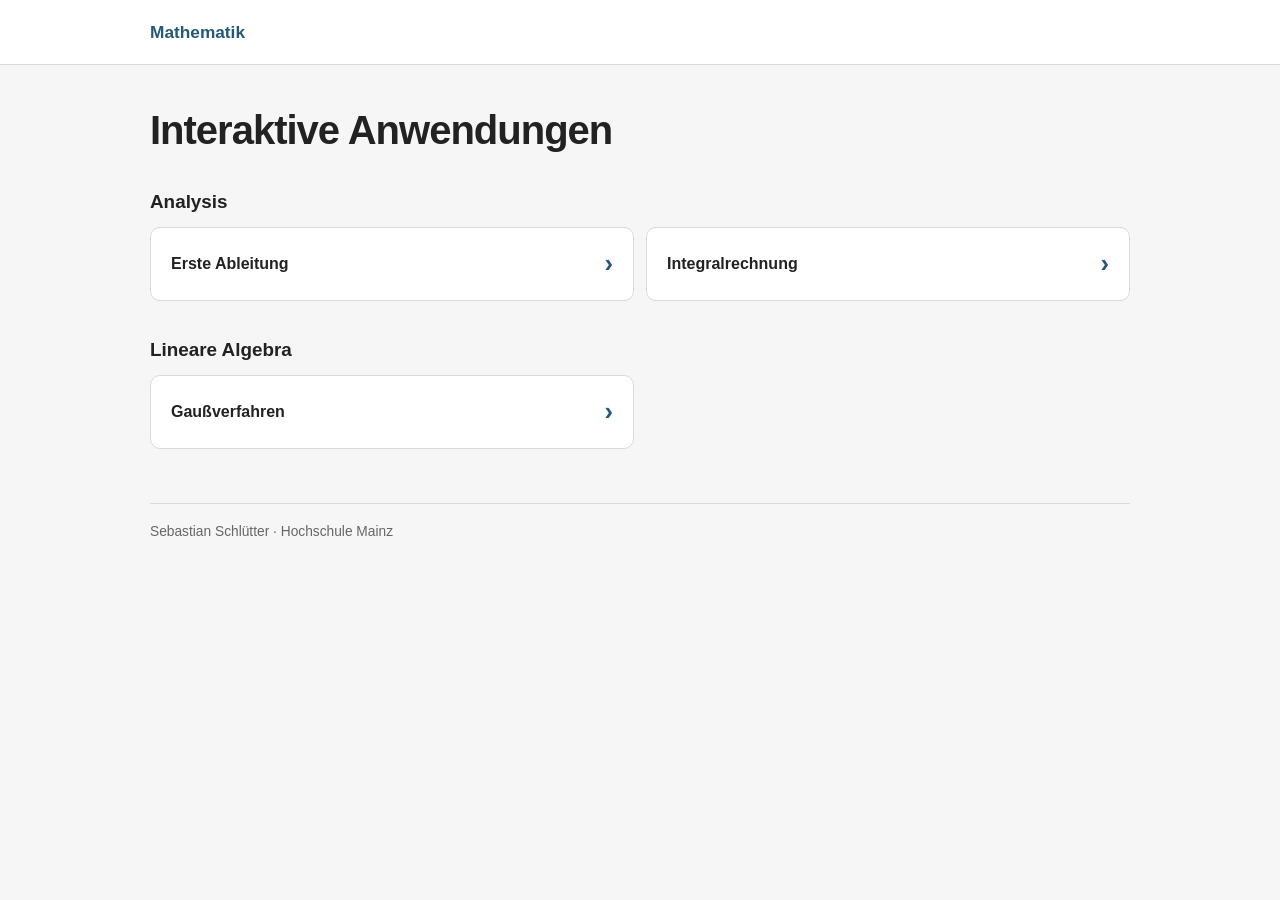
<file: index.html>
<!DOCTYPE html>
<html lang="de">
<head>
  <meta charset="UTF-8">
  <meta name="viewport" content="width=device-width, initial-scale=1.0">
  <title>Mathematik – Interaktive Anwendungen</title>
  <link rel="stylesheet" href="styles.css">
</head>
<body class="app-home">
  <header class="site-header">
    <div class="site-header-inner">
      <a class="site-title" href="index.html">Mathematik</a>
    </div>
  </header>

  <main class="home-shell">
    <h1>Interaktive Anwendungen</h1>

    <section class="nav-section" aria-labelledby="analysis-title">
      <h2 id="analysis-title">Analysis</h2>
      <div class="nav-grid">
        <a class="nav-card" href="modules/erste-ableitung/index.html">
          <span>Erste Ableitung</span>
          <span class="nav-arrow" aria-hidden="true">›</span>
        </a>
        <a class="nav-card" href="modules/integralrechnung/index.html">
          <span>Integralrechnung</span>
          <span class="nav-arrow" aria-hidden="true">›</span>
        </a>
      </div>
    </section>

    <section class="nav-section" aria-labelledby="linear-title">
      <h2 id="linear-title">Lineare Algebra</h2>
      <div class="nav-grid">
        <a class="nav-card" href="modules/gaussverfahren/index.html">
          <span>Gaußverfahren</span>
          <span class="nav-arrow" aria-hidden="true">›</span>
        </a>
      </div>
    </section>
  </main>

  <footer class="site-footer">
    Sebastian Schlütter · Hochschule Mainz
  </footer>
</body>
</html>
</file>
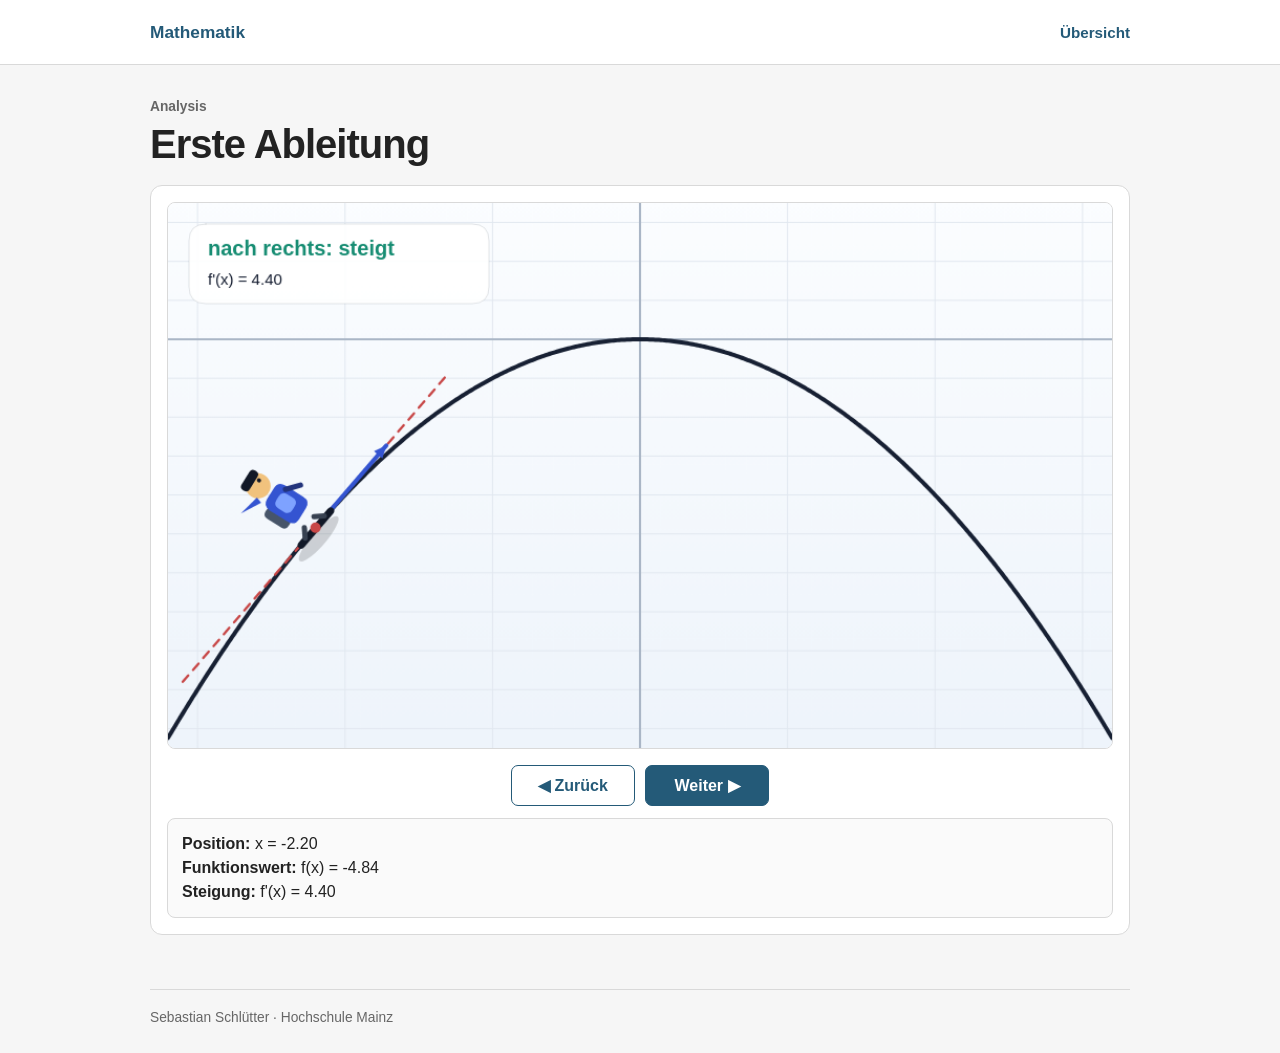
<file: modules/erste-ableitung/index.html>
<!DOCTYPE html>
<html lang="de">
<head>
  <meta charset="UTF-8">
  <meta name="viewport" content="width=device-width, initial-scale=1.0">
  <title>Erste Ableitung – Mathematik</title>
  <link rel="stylesheet" href="../../styles.css">
</head>
<body class="app-module">
  <header class="site-header">
    <div class="site-header-inner">
      <a class="site-title" href="../../index.html">Mathematik</a>
      <a class="back-link" href="../../index.html">Übersicht</a>
    </div>
  </header>

  <main class="module-shell">
    <div class="module-heading">
      <span class="module-category">Analysis</span>
      <h1>Erste Ableitung</h1>
    </div>

    <section class="lab-card" aria-label="Interaktive Darstellung der ersten Ableitung">
      <canvas id="gameCanvas" width="900" height="520"></canvas>

      <div class="control-row">
        <button type="button" onclick="moveBack()">◀ Zurück</button>
        <button type="button" onclick="moveForward()">Weiter ▶</button>
      </div>

      <div class="info-panel" id="info"></div>
    </section>
  </main>

  <footer class="site-footer">
    Sebastian Schlütter · Hochschule Mainz
  </footer>

  <script src="app.js"></script>
</body>
</html>
</file>
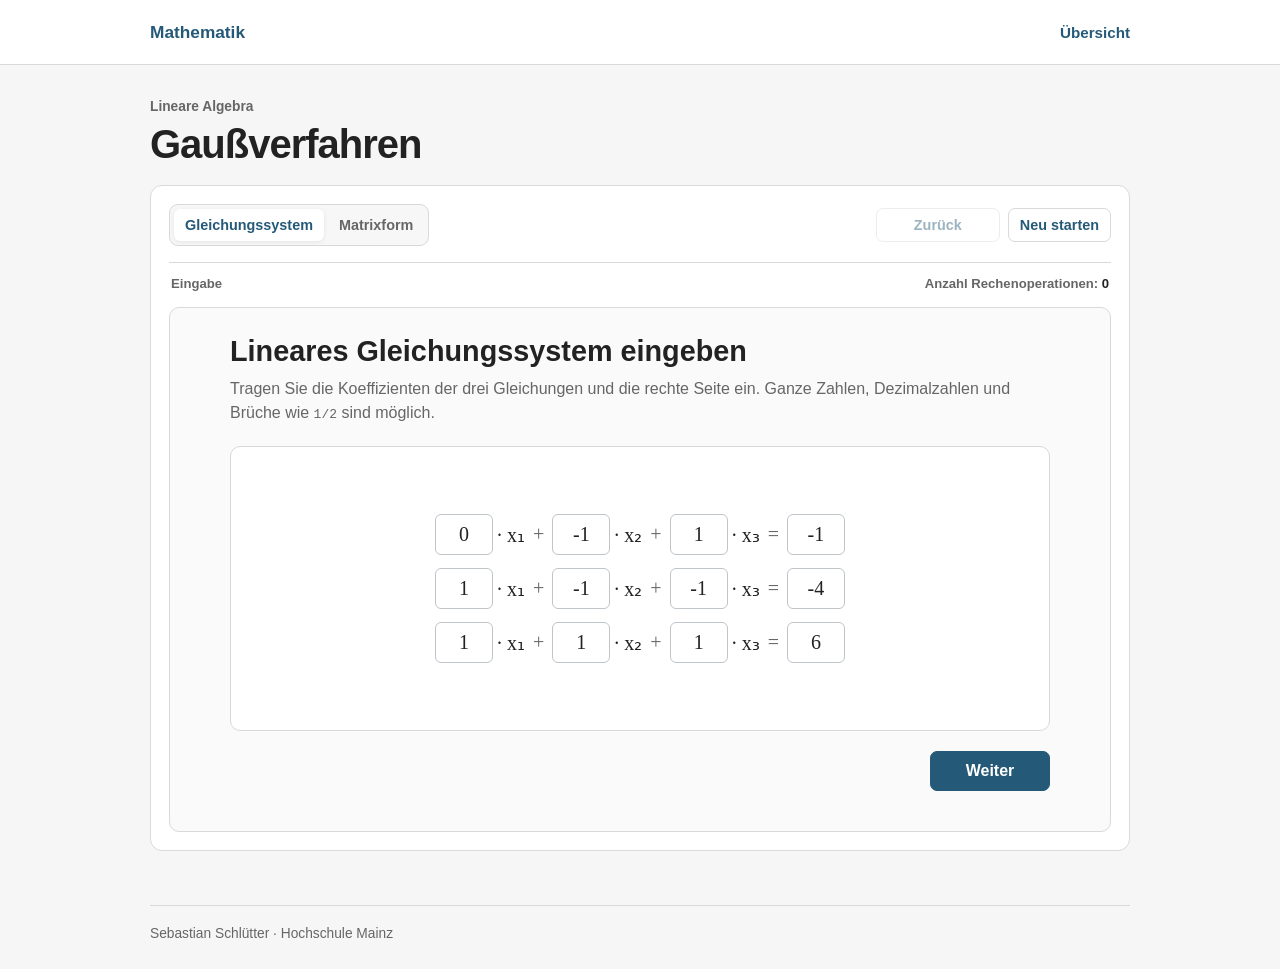
<file: modules/gaussverfahren/index.html>
<!DOCTYPE html>
<html lang="de">
<head>
  <meta charset="UTF-8">
  <meta name="viewport" content="width=device-width, initial-scale=1.0">
  <title>Gaußverfahren – Mathematik</title>
  <link rel="stylesheet" href="../../styles.css">
</head>
<body class="app-module">
  <header class="site-header">
    <div class="site-header-inner">
      <a class="site-title" href="../../index.html">Mathematik</a>
      <a class="back-link" href="../../index.html">Übersicht</a>
    </div>
  </header>

  <main class="module-shell">
    <div class="module-heading">
      <span class="module-category">Lineare Algebra</span>
      <h1>Gaußverfahren</h1>
    </div>

    <section class="lab-card gauss-quiz" aria-label="Interaktive Übung zum Gaußverfahren">
      <div class="gauss-quiz-toolbar">
        <div class="gauss-view-switch" role="group" aria-label="Darstellung wählen">
          <button type="button" class="view-button is-selected" id="equationViewButton">Gleichungssystem</button>
          <button type="button" class="view-button" id="matrixViewButton">Matrixform</button>
        </div>
        <div class="gauss-toolbar-actions">
          <button type="button" class="gauss-back-button" id="backButton" disabled>Zurück</button>
          <button type="button" class="gauss-reset-button" id="restartButton">Neu starten</button>
        </div>
      </div>

      <div class="gauss-quiz-status" id="statusLine" aria-live="polite"></div>
      <div class="gauss-quiz-stage" id="gaussStage" aria-live="polite"></div>
    </section>
  </main>

  <footer class="site-footer">
    Sebastian Schlütter · Hochschule Mainz
  </footer>

  <script src="app.js"></script>
</body>
</html>
</file>
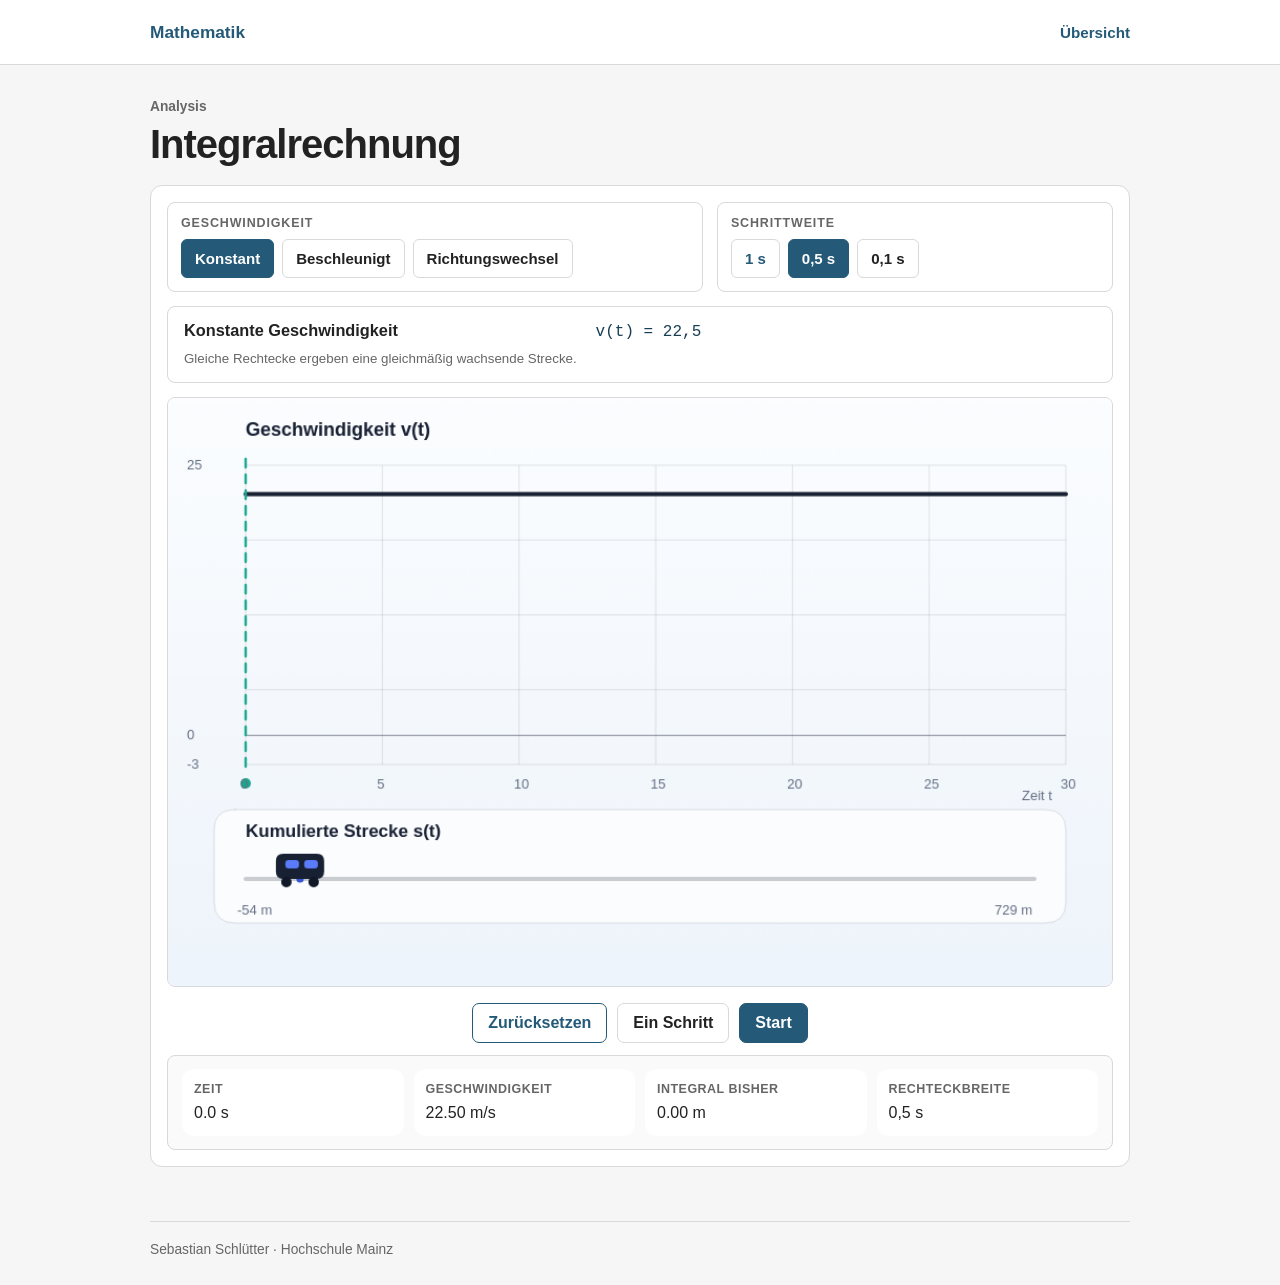
<file: modules/integralrechnung/index.html>
<!DOCTYPE html>
<html lang="de">
<head>
  <meta charset="UTF-8">
  <meta name="viewport" content="width=device-width, initial-scale=1.0">
  <title>Integralrechnung – Mathematik</title>
  <link rel="stylesheet" href="../../styles.css">
</head>
<body class="app-module">
  <header class="site-header">
    <div class="site-header-inner">
      <a class="site-title" href="../../index.html">Mathematik</a>
      <a class="back-link" href="../../index.html">Übersicht</a>
    </div>
  </header>

  <main class="module-shell">
    <div class="module-heading">
      <span class="module-category">Analysis</span>
      <h1>Integralrechnung</h1>
    </div>

    <section class="lab-card integral-lab" aria-label="Interaktive Integralrechnung">
      <div class="lab-tools">
        <div class="tool-group">
          <span class="tool-label">Geschwindigkeit</span>
          <div class="choice-row" id="exampleChoices">
            <button type="button" class="choice is-selected" data-example="constant">Konstant</button>
            <button type="button" class="choice" data-example="accelerating">Beschleunigt</button>
            <button type="button" class="choice" data-example="turning">Richtungswechsel</button>
          </div>
        </div>

        <div class="tool-group">
          <span class="tool-label">Schrittweite</span>
          <div class="choice-row" id="stepChoices">
            <button type="button" class="choice" data-step="1">1 s</button>
            <button type="button" class="choice is-selected" data-step="0.5">0,5 s</button>
            <button type="button" class="choice" data-step="0.1">0,1 s</button>
          </div>
        </div>
      </div>

      <div class="equation-card" id="equation"></div>
      <canvas id="integralCanvas" width="900" height="560"></canvas>

      <div class="control-row integral-controls">
        <button type="button" onclick="resetSimulation()">Zurücksetzen</button>
        <button type="button" onclick="stepForward()">Ein Schritt</button>
        <button type="button" onclick="toggleSimulation()" id="playButton">Start</button>
      </div>

      <div class="info-panel metric-grid" id="metrics"></div>
    </section>
  </main>

  <footer class="site-footer">
    Sebastian Schlütter · Hochschule Mainz
  </footer>

  <script src="app.js"></script>
</body>
</html>
</file>
<file: styles.css>
:root {
  --bg: #f6f6f6;
  --surface: #ffffff;
  --text: #222222;
  --muted: #666666;
  --line: #d9d9d9;
  --primary: #245a78;
  --primary-dark: #183e54;
  --accent: #3f7b98;
  --radius-lg: 12px;
  --radius-md: 10px;
  --radius-sm: 8px;
}

* {
  box-sizing: border-box;
}

html {
  min-height: 100%;
}

body {
  margin: 0;
  min-height: 100vh;
  font-family: Arial, Helvetica, sans-serif;
  color: var(--text);
  background: var(--bg);
}

a {
  color: inherit;
  text-decoration: none;
}

.site-header {
  background: #ffffff;
  border-bottom: 1px solid var(--line);
}

.site-header-inner {
  width: min(980px, calc(100% - 32px));
  min-height: 64px;
  margin: 0 auto;
  display: flex;
  align-items: center;
  justify-content: space-between;
  gap: 20px;
}

.site-title {
  color: var(--primary);
  font-size: 1.08rem;
  font-weight: 700;
}

.back-link {
  color: var(--primary);
  font-size: 0.95rem;
  font-weight: 600;
}

.back-link:hover,
.back-link:focus-visible,
.site-title:hover,
.site-title:focus-visible {
  text-decoration: underline;
}

.home-shell,
.module-shell {
  width: min(980px, calc(100% - 32px));
  margin: 0 auto;
  padding: 42px 0 54px;
}

.home-shell > h1,
.module-heading h1 {
  margin: 0;
  color: var(--text);
  font-size: clamp(1.8rem, 4vw, 2.5rem);
  line-height: 1.15;
  letter-spacing: -0.025em;
}

.nav-section {
  margin-top: 38px;
}

.nav-section h2 {
  margin: 0 0 14px;
  font-size: 1.18rem;
  color: var(--text);
}

.nav-grid {
  display: grid;
  grid-template-columns: repeat(2, minmax(0, 1fr));
  gap: 12px;
}

.nav-card {
  min-height: 74px;
  padding: 18px 20px;
  display: flex;
  align-items: center;
  justify-content: space-between;
  gap: 20px;
  background: #ffffff;
  border: 1px solid var(--line);
  border-radius: var(--radius-md);
  font-weight: 600;
  transition: border-color 140ms ease, box-shadow 140ms ease;
}

.nav-card:hover,
.nav-card:focus-visible {
  border-color: var(--primary);
  box-shadow: 0 2px 8px rgba(0, 0, 0, 0.06);
  outline: none;
}

.nav-arrow {
  color: var(--primary);
  font-size: 1.6rem;
  line-height: 1;
}

.site-footer {
  width: min(980px, calc(100% - 32px));
  margin: 0 auto;
  padding: 20px 0 28px;
  color: var(--muted);
  border-top: 1px solid var(--line);
  font-size: 0.86rem;
}

.module-shell {
  padding-top: 34px;
}

.module-heading {
  margin: 0 0 18px;
}

.module-category {
  display: block;
  margin-bottom: 7px;
  color: var(--muted);
  font-size: 0.86rem;
  font-weight: 600;
}

.lab-card {
  padding: 16px;
  background: #ffffff;
  border: 1px solid var(--line);
  border-radius: var(--radius-lg);
}

canvas {
  width: 100%;
  height: auto;
  display: block;
  border: 1px solid var(--line);
  border-radius: var(--radius-sm);
  background: #ffffff;
}

.control-row {
  display: flex;
  justify-content: center;
  gap: 10px;
  margin: 16px 0 12px;
}

button {
  min-width: 124px;
  padding: 10px 15px;
  border: 1px solid var(--primary);
  border-radius: 7px;
  background: var(--primary);
  color: #ffffff;
  cursor: pointer;
  font: inherit;
  font-weight: 600;
}

button:hover:not(:disabled),
button:focus-visible:not(:disabled) {
  background: var(--primary-dark);
  border-color: var(--primary-dark);
}

button:first-child {
  background: #ffffff;
  color: var(--primary);
}

button:first-child:hover:not(:disabled),
button:first-child:focus-visible:not(:disabled) {
  background: #f2f6f8;
  color: var(--primary-dark);
}

button:active {
  transform: translateY(1px);
}

.info-panel {
  padding: 13px 14px;
  background: #fafafa;
  border: 1px solid var(--line);
  border-radius: var(--radius-sm);
  color: var(--text);
  line-height: 1.5;
}

.info-panel strong {
  font-weight: 700;
}

@media (max-width: 700px) {
  .site-header-inner,
  .home-shell,
  .module-shell,
  .site-footer {
    width: min(100% - 22px, 980px);
  }

  .home-shell,
  .module-shell {
    padding-top: 28px;
  }

  .nav-grid {
    grid-template-columns: 1fr;
  }

  .lab-card {
    padding: 10px;
  }
}

@media (max-width: 560px) {
  .control-row {
    display: grid;
    grid-template-columns: 1fr 1fr;
  }

  button {
    width: 100%;
    min-width: 0;
  }
}
.lab-tools {
  display: grid;
  grid-template-columns: 1.15fr 0.85fr;
  gap: 14px;
  margin: 0 0 14px;
}

.tool-group {
  padding: 13px;
  border-radius: var(--radius-md);
  border: 1px solid var(--line);
  background: rgba(255, 255, 255, 0.62);
}

.tool-label {
  display: block;
  margin: 0 0 9px;
  color: var(--muted);
  font-size: 0.78rem;
  font-weight: 760;
  letter-spacing: 0.07em;
  text-transform: uppercase;
}

.choice-row {
  display: flex;
  flex-wrap: wrap;
  gap: 8px;
}

.choice {
  min-width: 0;
  padding: 10px 13px;
  color: var(--text);
  background: rgba(255, 255, 255, 0.86);
  border: 1px solid var(--line);
  box-shadow: none;
  font-size: 0.94rem;
}

.choice.is-selected {
  color: #fff;
  background: linear-gradient(135deg, var(--primary), var(--primary-dark));
  border-color: transparent;
  box-shadow: 0 12px 24px rgba(52,84,209,0.20);
}

.equation-card {
  display: grid;
  grid-template-columns: minmax(0, 0.9fr) minmax(0, 1.15fr);
  gap: 8px 20px;
  align-items: baseline;
  margin: 0 0 14px;
  padding: 14px 16px;
  border-radius: var(--radius-sm);
  border: 1px solid var(--line);
  background: rgba(255, 255, 255, 0.72);
}

.equation-card strong {
  font-size: 1.02rem;
}

.equation-card span {
  font-family: "Courier New", ui-monospace, monospace;
  color: var(--primary-dark);
}

.equation-card small {
  grid-column: 1 / -1;
  color: var(--muted);
  line-height: 1.45;
}

.integral-controls {
  grid-template-columns: repeat(3, minmax(0, 1fr));
}

.integral-controls button {
  min-width: 0;
}

.integral-controls button:nth-child(2) {
  color: var(--text);
  background: rgba(255,255,255,0.92);
  border: 1px solid var(--line);
  box-shadow: none;
}

.metric-grid {
  display: grid;
  grid-template-columns: repeat(4, minmax(0, 1fr));
  gap: 10px;
}

.metric-grid span {
  display: grid;
  gap: 3px;
  padding: 11px 12px;
  border-radius: 12px;
  background: rgba(255, 255, 255, 0.68);
  color: var(--text);
}

.metric-grid strong {
  color: var(--muted);
  font-size: 0.78rem;
  letter-spacing: 0.04em;
  text-transform: uppercase;
}

@media (max-width: 760px) {
  .lab-tools {
    grid-template-columns: 1fr;
  }

  .equation-card {
    grid-template-columns: 1fr;
  }

  .metric-grid {
    grid-template-columns: repeat(2, minmax(0, 1fr));
  }
}

@media (max-width: 560px) {
  .choice-row {
    display: grid;
    grid-template-columns: 1fr;
  }

  .integral-controls {
    display: grid;
    grid-template-columns: 1fr;
  }

  .metric-grid {
    grid-template-columns: 1fr;
  }
}

/* --------------------------------------------------------------------------
   Gaußverfahren
   -------------------------------------------------------------------------- */

.path-grid-single {
  grid-template-columns: minmax(250px, 320px);
}

.gauss-lab {
  overflow: hidden;
}

.gauss-progress {
  display: grid;
  grid-template-columns: auto 1fr auto;
  gap: 14px;
  align-items: center;
  margin: 0 0 16px;
  padding: 4px 2px 0;
}

.gauss-progress-label,
.gauss-progress-count {
  color: var(--muted);
  font-size: 0.82rem;
  font-weight: 720;
}

.gauss-progress-track {
  height: 7px;
  overflow: hidden;
  border-radius: 999px;
  background: rgba(52, 84, 209, 0.10);
}

.gauss-progress-bar {
  width: 0;
  height: 100%;
  border-radius: inherit;
  background: linear-gradient(90deg, var(--primary), var(--accent));
  transition: width 260ms ease;
}

.gauss-stage {
  min-height: 590px;
  padding: 26px;
  border-radius: 22px;
  border: 1px solid rgba(30, 41, 59, 0.10);
  background:
    radial-gradient(circle at 92% 4%, rgba(25, 168, 143, 0.08), transparent 20rem),
    linear-gradient(180deg, #ffffff 0%, #f9fbff 100%);
}

.gauss-stage.is-changing .gauss-stage-inner {
  animation: gaussStageIn 260ms ease both;
}

@keyframes gaussStageIn {
  from {
    opacity: 0;
    transform: translateY(5px);
  }
  to {
    opacity: 1;
    transform: translateY(0);
  }
}

.gauss-stage-inner {
  display: grid;
  gap: 24px;
}

.gauss-stage-head {
  max-width: 760px;
}

.gauss-kicker {
  display: inline-flex;
  align-items: center;
  min-height: 27px;
  margin-bottom: 9px;
  padding: 5px 10px;
  border-radius: 999px;
  color: var(--primary-dark);
  background: rgba(52, 84, 209, 0.08);
  font-size: 0.76rem;
  font-weight: 780;
  letter-spacing: 0.04em;
  text-transform: uppercase;
}

.gauss-stage h2 {
  margin: 0;
  font-size: clamp(1.38rem, 3vw, 2rem);
  line-height: 1.08;
  letter-spacing: -0.045em;
}

.gauss-explanation {
  max-width: 790px;
  margin: 11px 0 0;
  color: var(--muted);
  font-size: 1rem;
  line-height: 1.62;
}

.gauss-visual {
  min-height: 330px;
  display: grid;
  place-items: center;
}

.system-card,
.matrix-card,
.solution-card,
.rules-card,
.check-card {
  width: min(100%, 760px);
  padding: 24px;
  border-radius: 20px;
  border: 1px solid var(--line);
  background: rgba(255, 255, 255, 0.90);
  box-shadow: 0 16px 42px rgba(29, 45, 74, 0.08);
}

.system-layout {
  display: grid;
  grid-template-columns: 1fr auto;
  gap: 18px 24px;
  align-items: center;
}

.equation-system {
  display: grid;
  gap: 13px;
  font-family: "Cambria Math", "STIX Two Math", Georgia, serif;
  font-size: clamp(1.2rem, 3.6vw, 1.7rem);
  font-variant-numeric: tabular-nums;
}

.equation-line {
  display: grid;
  grid-template-columns: minmax(0, 1fr) auto;
  gap: 18px;
  align-items: baseline;
  padding: 7px 10px;
  border-radius: 11px;
  transition: background 180ms ease, box-shadow 180ms ease;
}

.equation-line.is-highlighted {
  background: rgba(52, 84, 209, 0.08);
  box-shadow: inset 3px 0 0 var(--primary);
}

.variable-highlight {
  color: var(--primary-dark);
  font-weight: 700;
}

.system-note {
  display: grid;
  gap: 8px;
  min-width: 155px;
}

.system-note span,
.goal-chip,
.operation-chip,
.solution-value {
  display: inline-flex;
  align-items: center;
  justify-content: center;
  border-radius: 999px;
  font-weight: 760;
}

.system-note span {
  padding: 9px 12px;
  color: var(--primary-dark);
  background: rgba(52, 84, 209, 0.08);
  font-size: 0.86rem;
}

.matrix-card {
  display: grid;
  gap: 18px;
  justify-items: center;
}

.matrix-caption {
  width: 100%;
  display: flex;
  flex-wrap: wrap;
  align-items: center;
  justify-content: space-between;
  gap: 10px;
  color: var(--muted);
  font-size: 0.88rem;
}

.operation-chip {
  min-height: 34px;
  padding: 7px 13px;
  color: #fff;
  background: linear-gradient(135deg, var(--primary), var(--primary-dark));
  font-family: "Cambria Math", Georgia, serif;
  font-size: 0.96rem;
  letter-spacing: 0;
}

.operation-chip.is-soft {
  color: var(--primary-dark);
  background: rgba(52, 84, 209, 0.09);
}

.aug-matrix {
  position: relative;
  display: inline-grid;
  grid-template-columns: repeat(4, minmax(44px, auto));
  gap: 9px 16px;
  padding: 18px 24px;
  font-family: "Cambria Math", "STIX Two Math", Georgia, serif;
  font-size: clamp(1.25rem, 4vw, 1.75rem);
  font-variant-numeric: tabular-nums;
}

.aug-matrix::before,
.aug-matrix::after {
  content: "";
  position: absolute;
  top: 7px;
  bottom: 7px;
  width: 10px;
}

.aug-matrix::before {
  left: 0;
  border-left: 2px solid #586174;
  border-top: 2px solid #586174;
  border-bottom: 2px solid #586174;
}

.aug-matrix::after {
  right: 0;
  border-right: 2px solid #586174;
  border-top: 2px solid #586174;
  border-bottom: 2px solid #586174;
}

.matrix-cell {
  min-width: 42px;
  min-height: 40px;
  display: grid;
  place-items: center;
  padding: 4px 8px;
  border-radius: 9px;
  transition: background 180ms ease, color 180ms ease, box-shadow 180ms ease;
}

.matrix-cell.rhs {
  position: relative;
  margin-left: 9px;
}

.matrix-cell.rhs::before {
  content: "";
  position: absolute;
  left: -14px;
  top: -5px;
  bottom: -5px;
  width: 2px;
  border-radius: 2px;
  background: #98a2b3;
}

.matrix-cell.rhs.no-separator::before {
  display: none;
}

.matrix-cell.is-hidden {
  color: transparent;
}

.matrix-cell.is-highlighted {
  color: var(--primary-dark);
  background: rgba(52, 84, 209, 0.10);
  box-shadow: inset 0 0 0 1px rgba(52, 84, 209, 0.18);
}

.matrix-cell.is-pivot {
  color: #0f6f60;
  background: rgba(25, 168, 143, 0.13);
  box-shadow: inset 0 0 0 2px rgba(25, 168, 143, 0.35);
  font-weight: 760;
}

.matrix-cell.is-warning {
  color: #a1471b;
  background: rgba(224, 126, 71, 0.13);
  box-shadow: inset 0 0 0 2px rgba(224, 126, 71, 0.28);
  font-weight: 760;
}

.matrix-undertext {
  max-width: 600px;
  margin: 0;
  color: var(--muted);
  text-align: center;
  line-height: 1.5;
}

.goal-row {
  display: flex;
  flex-wrap: wrap;
  justify-content: center;
  align-items: center;
  gap: 12px;
}

.goal-chip {
  padding: 9px 13px;
  color: #0f6f60;
  background: rgba(25, 168, 143, 0.11);
  font-family: "Cambria Math", Georgia, serif;
}

.rules-card {
  display: grid;
  gap: 13px;
}

.row-rule {
  display: grid;
  grid-template-columns: 50px 1fr;
  gap: 14px;
  align-items: center;
  padding: 13px 14px;
  border-radius: 14px;
  background: rgba(52, 84, 209, 0.055);
}

.row-rule-symbol {
  display: grid;
  place-items: center;
  width: 46px;
  height: 46px;
  border-radius: 13px;
  color: var(--primary-dark);
  background: #fff;
  border: 1px solid var(--line);
  font-family: "Cambria Math", Georgia, serif;
  font-size: 1.25rem;
  font-weight: 760;
}

.row-rule strong {
  display: block;
  margin-bottom: 3px;
}

.row-rule span:not(.row-rule-symbol) {
  color: var(--muted);
  line-height: 1.42;
}

.solution-card {
  display: grid;
  gap: 22px;
  justify-items: center;
}

.solution-values {
  display: flex;
  flex-wrap: wrap;
  gap: 10px;
  justify-content: center;
}

.solution-value {
  min-width: 116px;
  padding: 11px 16px;
  color: var(--primary-dark);
  background: rgba(52, 84, 209, 0.09);
  font-family: "Cambria Math", Georgia, serif;
  font-size: 1.2rem;
}

.check-card {
  display: grid;
  gap: 12px;
}

.check-line {
  display: grid;
  grid-template-columns: 1fr auto;
  gap: 16px;
  align-items: baseline;
  padding: 11px 13px;
  border-radius: 13px;
  background: rgba(25, 168, 143, 0.07);
  font-family: "Cambria Math", Georgia, serif;
  font-size: 1.06rem;
}

.check-mark {
  color: #0f6f60;
  font-family: inherit;
  font-weight: 800;
}

.gauss-controls {
  justify-content: space-between;
  align-items: center;
}

.gauss-controls .control-side {
  display: flex;
  gap: 10px;
}

.gauss-controls button:disabled {
  opacity: 0.42;
  cursor: default;
  transform: none;
}

.gauss-controls .restart-button {
  min-width: 0;
  color: var(--muted);
  background: transparent;
  border: 1px solid var(--line);
  box-shadow: none;
}

.gauss-tip {
  margin-top: 2px;
  color: var(--muted);
  text-align: center;
  font-size: 0.84rem;
}

@media (max-width: 700px) {
  .gauss-stage {
    min-height: 620px;
    padding: 19px 14px;
  }

  .system-card,
  .matrix-card,
  .solution-card,
  .rules-card,
  .check-card {
    padding: 18px 13px;
  }

  .system-layout {
    grid-template-columns: 1fr;
  }

  .system-note {
    grid-template-columns: repeat(2, minmax(0, 1fr));
  }

  .aug-matrix {
    grid-template-columns: repeat(4, minmax(34px, auto));
    gap: 7px 8px;
    padding: 15px 17px;
  }

  .matrix-cell {
    min-width: 34px;
    min-height: 36px;
    padding: 3px 5px;
  }

  .matrix-cell.rhs {
    margin-left: 6px;
  }

  .matrix-cell.rhs::before {
    left: -9px;
  }

  .gauss-controls {
    display: grid;
    grid-template-columns: 1fr;
  }

  .gauss-controls .control-side {
    display: grid;
    grid-template-columns: 1fr 1fr;
  }

  .gauss-controls .restart-button {
    width: 100%;
  }
}

/* Vereinfachtes Erscheinungsbild der interaktiven Bereiche */
.tool-group,
.equation-card,
.metric-grid span,
.system-card,
.matrix-card,
.solution-card,
.rules-card,
.check-card,
.gauss-stage {
  background: #ffffff;
  border-color: var(--line);
  box-shadow: none;
}

.tool-group,
.equation-card,
.system-card,
.matrix-card,
.solution-card,
.rules-card,
.check-card {
  border-radius: var(--radius-sm);
}

.choice {
  border-radius: 6px;
  background: #ffffff;
  box-shadow: none;
}

.choice.is-selected {
  background: var(--primary);
  border-color: var(--primary);
  box-shadow: none;
}

.gauss-progress-track {
  background: #e7edf1;
}

.gauss-progress-bar,
.operation-chip {
  background: var(--primary);
}

.gauss-stage {
  border-radius: var(--radius-sm);
}

.gauss-kicker {
  color: var(--primary);
  background: #eef4f7;
}

.row-rule,
.check-line {
  border-radius: 7px;
}

.gauss-controls .restart-button {
  color: var(--primary);
  background: #ffffff;
  border-color: var(--primary);
}

.gauss-tip {
  color: var(--muted);
}

@media (max-width: 560px) {
  .integral-controls {
    grid-template-columns: 1fr;
  }
}

/* --------------------------------------------------------------------------
   Gaußverfahren – interaktives Quiz
   -------------------------------------------------------------------------- */

.sr-only {
  position: absolute;
  width: 1px;
  height: 1px;
  padding: 0;
  margin: -1px;
  overflow: hidden;
  clip: rect(0, 0, 0, 0);
  white-space: nowrap;
  border: 0;
}

.gauss-quiz {
  padding: 18px;
}

.gauss-quiz-toolbar {
  display: flex;
  justify-content: space-between;
  gap: 14px;
  align-items: center;
  padding-bottom: 16px;
  border-bottom: 1px solid var(--line);
}

.gauss-view-switch {
  display: inline-flex;
  gap: 4px;
  padding: 4px;
  border: 1px solid var(--line);
  border-radius: 9px;
  background: #f7f7f7;
}

.gauss-view-switch .view-button,
.gauss-reset-button,
.gauss-option,
.gauss-primary-action {
  min-width: 0;
  box-shadow: none;
}

.gauss-view-switch .view-button {
  padding: 8px 11px;
  border: 0;
  border-radius: 6px;
  background: transparent;
  color: var(--muted);
  font-size: 0.9rem;
}

.gauss-view-switch .view-button:first-child {
  background: transparent;
  color: var(--muted);
}

.gauss-view-switch .view-button:hover:not(:disabled),
.gauss-view-switch .view-button:focus-visible:not(:disabled) {
  background: #eceff1;
  color: var(--text);
  border-color: transparent;
}

.gauss-view-switch .view-button.is-selected,
.gauss-view-switch .view-button.is-selected:first-child {
  background: #ffffff;
  color: var(--primary);
  box-shadow: 0 1px 4px rgba(0, 0, 0, 0.08);
}

.gauss-reset-button,
.gauss-reset-button:first-child {
  padding: 8px 11px;
  border-color: var(--line);
  background: #ffffff;
  color: var(--primary);
  font-size: 0.9rem;
}

.gauss-reset-button:hover:not(:disabled),
.gauss-reset-button:focus-visible:not(:disabled) {
  border-color: var(--primary);
  background: #f2f6f8;
  color: var(--primary-dark);
}

.gauss-quiz-status {
  min-height: 21px;
  margin: 13px 2px 10px;
  color: var(--muted);
  font-size: 0.82rem;
  font-weight: 600;
}

.gauss-quiz-stage {
  min-height: 525px;
  padding: 26px;
  border: 1px solid var(--line);
  border-radius: var(--radius-md);
  background: #fafafa;
}

.gauss-screen {
  display: grid;
  gap: 20px;
  max-width: 820px;
  margin: 0 auto;
}

.gauss-screen-head h2 {
  margin: 0;
  font-size: clamp(1.35rem, 3vw, 1.8rem);
  line-height: 1.2;
}

.gauss-screen-head p {
  margin: 8px 0 0;
  color: var(--muted);
  line-height: 1.55;
}

.gauss-goal-label {
  display: inline-block;
  margin-bottom: 7px;
  color: var(--primary);
  font-size: 0.78rem;
  font-weight: 700;
  letter-spacing: 0.05em;
  text-transform: uppercase;
}

.gauss-goal-label.is-hint {
  color: #9b5a19;
}

.gauss-goal-label.is-success {
  color: #246c53;
}

.gauss-goal-label.is-error-label {
  color: #9a3c34;
}

.gauss-display-card {
  min-height: 245px;
  display: grid;
  place-items: center;
  padding: 25px;
  border: 1px solid var(--line);
  border-radius: var(--radius-md);
  background: #ffffff;
  overflow-x: auto;
}

.gauss-display-card.input-card {
  min-height: 285px;
}

.gauss-matrix,
.gauss-input-matrix {
  position: relative;
  display: inline-grid;
  grid-template-columns: repeat(4, minmax(56px, auto));
  gap: 10px 17px;
  padding: 20px 25px;
  font-family: "Cambria Math", Georgia, serif;
  font-size: clamp(1.25rem, 3.5vw, 1.65rem);
  font-variant-numeric: tabular-nums;
}

.gauss-matrix::before,
.gauss-matrix::after,
.gauss-input-matrix::before,
.gauss-input-matrix::after {
  content: "";
  position: absolute;
  top: 6px;
  bottom: 6px;
  width: 10px;
}

.gauss-matrix::before,
.gauss-input-matrix::before {
  left: 0;
  border-left: 2px solid #666;
  border-top: 2px solid #666;
  border-bottom: 2px solid #666;
}

.gauss-matrix::after,
.gauss-input-matrix::after {
  right: 0;
  border-right: 2px solid #666;
  border-top: 2px solid #666;
  border-bottom: 2px solid #666;
}

.gauss-value-cell {
  min-width: 52px;
  min-height: 43px;
  display: grid;
  place-items: center;
  padding: 5px 8px;
  border-radius: 7px;
}

.gauss-value-cell.rhs,
.gauss-input-cell.rhs {
  position: relative;
  margin-left: 9px;
}

.gauss-value-cell.rhs::before,
.gauss-input-cell.rhs::before {
  content: "";
  position: absolute;
  left: -14px;
  top: -6px;
  bottom: -6px;
  width: 1px;
  background: #999;
}

.gauss-value-cell.is-pivot,
.gauss-equation-term.is-pivot,
.gauss-rhs-value.is-pivot {
  color: #1f684f;
  background: #e8f3ee;
  box-shadow: inset 0 0 0 1px #a9d2c1;
  font-weight: 700;
}

.gauss-value-cell.is-target,
.gauss-equation-term.is-target,
.gauss-rhs-value.is-target {
  color: #8a4d15;
  background: #fff1df;
  box-shadow: inset 0 0 0 1px #e7bd88;
  font-weight: 700;
}

.gauss-value-cell.is-warning {
  color: #8c312c;
  background: #fbe9e7;
  box-shadow: inset 0 0 0 1px #e0aaa5;
}

.gauss-equation-system {
  width: min(100%, 690px);
  display: grid;
  gap: 11px;
  font-family: "Cambria Math", Georgia, serif;
  font-size: clamp(1.12rem, 3.2vw, 1.55rem);
  font-variant-numeric: tabular-nums;
}

.gauss-equation-row {
  display: grid;
  grid-template-columns: minmax(0, 1fr) 24px minmax(72px, auto);
  gap: 10px;
  align-items: center;
  min-height: 49px;
  padding: 6px 10px;
  border-radius: 8px;
}

.gauss-equation-row.is-warning {
  background: #fbe9e7;
  box-shadow: inset 3px 0 0 #b34d45;
}

.gauss-equation-left {
  text-align: right;
  white-space: nowrap;
}

.gauss-equation-term,
.gauss-rhs-value {
  display: inline-block;
  padding: 5px 7px;
  border-radius: 6px;
}

.gauss-equals {
  text-align: center;
}

.gauss-rhs-value {
  text-align: left;
}

.gauss-input-cell {
  display: block;
}

.gauss-input-cell input,
.gauss-input-equation input {
  width: 58px;
  min-width: 0;
  padding: 8px 6px;
  border: 1px solid #bfc5c9;
  border-radius: 6px;
  background: #ffffff;
  color: var(--text);
  font: inherit;
  text-align: center;
}

.gauss-input-cell input:focus,
.gauss-input-equation input:focus {
  outline: 2px solid rgba(36, 90, 120, 0.18);
  border-color: var(--primary);
}

.gauss-input-equations {
  width: min(100%, 760px);
  display: grid;
  gap: 13px;
  font-family: "Cambria Math", Georgia, serif;
  font-size: clamp(1rem, 2.5vw, 1.25rem);
}

.gauss-input-equation {
  display: flex;
  flex-wrap: wrap;
  gap: 8px;
  align-items: center;
  justify-content: center;
}

.gauss-input-equation label {
  display: inline-flex;
  align-items: center;
  gap: 4px;
}

.input-plus,
.input-equals {
  color: var(--muted);
}

.gauss-options {
  display: grid;
  grid-template-columns: repeat(3, minmax(0, 1fr));
  gap: 10px;
}

.gauss-option,
.gauss-option:first-child {
  min-height: 68px;
  padding: 12px 14px;
  border: 1px solid var(--line);
  border-radius: 8px;
  background: #ffffff;
  color: var(--text);
  font-family: "Cambria Math", Georgia, serif;
  font-size: 1rem;
  line-height: 1.35;
}

.gauss-option:hover:not(:disabled),
.gauss-option:focus-visible:not(:disabled),
.gauss-option:first-child:hover:not(:disabled),
.gauss-option:first-child:focus-visible:not(:disabled) {
  border-color: var(--primary);
  background: #f3f7f9;
  color: var(--primary-dark);
}

.gauss-feedback-box,
.gauss-message {
  padding: 14px 16px;
  border-radius: 8px;
  line-height: 1.52;
}

.gauss-feedback-box {
  border: 1px solid #e6c99f;
  background: #fff8ec;
}

.gauss-feedback-box p {
  margin: 0;
}

.gauss-feedback-box p + p {
  margin-top: 8px;
}

.gauss-best-step {
  color: #6f461a;
}

.gauss-message.is-error {
  border: 1px solid #dfb2ad;
  background: #fdf0ef;
  color: #81332d;
}

.gauss-action-row {
  display: flex;
  justify-content: flex-end;
}

.gauss-primary-action,
.gauss-primary-action:first-child {
  min-width: 120px;
  background: var(--primary);
  color: #ffffff;
  border-color: var(--primary);
}

.gauss-primary-action:hover:not(:disabled),
.gauss-primary-action:focus-visible:not(:disabled),
.gauss-primary-action:first-child:hover:not(:disabled),
.gauss-primary-action:first-child:focus-visible:not(:disabled) {
  background: var(--primary-dark);
  color: #ffffff;
  border-color: var(--primary-dark);
}

.gauss-result-values {
  display: flex;
  flex-wrap: wrap;
  gap: 9px;
  justify-content: center;
}

.gauss-result-values span {
  padding: 8px 12px;
  border: 1px solid #b8d6ca;
  border-radius: 999px;
  background: #edf7f2;
  color: #225d48;
  font-family: "Cambria Math", Georgia, serif;
  font-weight: 700;
}

@media (max-width: 760px) {
  .gauss-quiz-toolbar {
    align-items: stretch;
    flex-direction: column;
  }

  .gauss-view-switch {
    display: grid;
    grid-template-columns: 1fr 1fr;
  }

  .gauss-reset-button {
    align-self: flex-start;
  }

  .gauss-quiz-stage {
    min-height: 0;
    padding: 18px 12px;
  }

  .gauss-display-card {
    padding: 18px 10px;
  }

  .gauss-options {
    grid-template-columns: 1fr;
  }

  .gauss-matrix,
  .gauss-input-matrix {
    grid-template-columns: repeat(4, minmax(48px, auto));
    gap: 8px 10px;
    padding: 18px 18px;
  }

  .gauss-value-cell {
    min-width: 44px;
    min-height: 39px;
    padding: 4px;
  }

  .gauss-input-cell input,
  .gauss-input-equation input {
    width: 50px;
    padding: 7px 4px;
  }
}

@media (max-width: 520px) {
  .gauss-quiz {
    padding: 10px;
  }

  .gauss-equation-row {
    grid-template-columns: minmax(0, 1fr) 18px minmax(48px, auto);
    gap: 4px;
    padding-left: 2px;
    padding-right: 2px;
  }

  .gauss-equation-left {
    white-space: normal;
  }

  .gauss-input-equation {
    gap: 5px;
  }

  .gauss-input-equation label {
    gap: 2px;
  }

  .gauss-input-cell input,
  .gauss-input-equation input {
    width: 44px;
  }
}

/* Gauß-Quiz: Rücknavigation und Operationszähler */
.gauss-toolbar-actions {
  display: flex;
  gap: 8px;
  align-items: center;
}

.gauss-back-button,
.gauss-back-button:first-child {
  padding: 8px 11px;
  border-color: var(--line);
  background: #ffffff;
  color: var(--primary);
  font-size: 0.9rem;
  box-shadow: none;
}

.gauss-back-button:hover:not(:disabled),
.gauss-back-button:focus-visible:not(:disabled),
.gauss-back-button:first-child:hover:not(:disabled),
.gauss-back-button:first-child:focus-visible:not(:disabled) {
  border-color: var(--primary);
  background: #f2f6f8;
  color: var(--primary-dark);
}

.gauss-back-button:disabled {
  opacity: 0.45;
  cursor: default;
}

.gauss-quiz-status {
  display: flex;
  justify-content: space-between;
  gap: 16px;
  align-items: baseline;
}

.gauss-operation-count {
  white-space: nowrap;
  font-weight: 600;
}

.gauss-operation-count strong {
  color: var(--text);
  font-variant-numeric: tabular-nums;
}

@media (max-width: 760px) {
  .gauss-toolbar-actions {
    justify-content: flex-start;
  }

  .gauss-quiz-status {
    align-items: flex-start;
    flex-direction: column;
    gap: 4px;
  }
}
</file>
